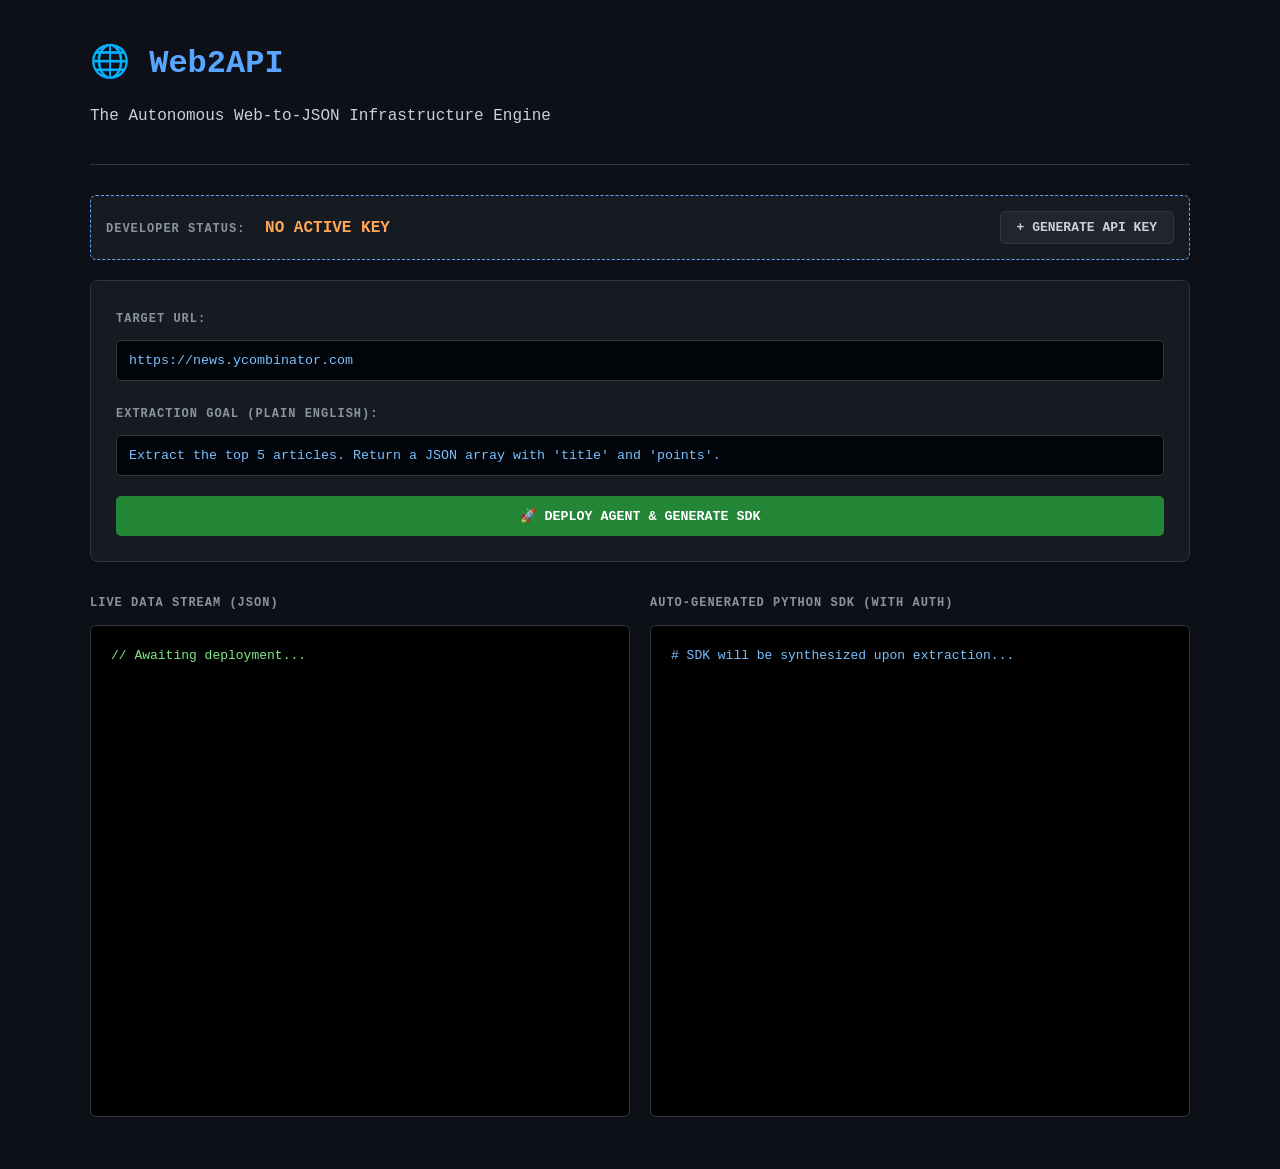
<file: index.html>
<!DOCTYPE html>
<html lang="en">
<head>
    <meta charset="UTF-8">
    <title>Web2API | Developer Portal</title>
    <style>
        body { font-family: 'Courier New', monospace; background-color: #0d1117; color: #c9d1d9; padding: 2rem; line-height: 1.5; }
        .container { max-width: 1100px; margin: auto; }
        .header-section { border-bottom: 1px solid #30363d; padding-bottom: 20px; margin-bottom: 30px; }
        h1 { color: #58a6ff; margin: 0; }
        .key-banner { background: #161b22; padding: 15px; border-radius: 6px; border: 1px dashed #58a6ff; margin: 20px 0; display: flex; justify-content: space-between; align-items: center; }
        input { width: 100%; padding: 12px; margin: 10px 0 20px 0; background: #010409; color: #79c0ff; border: 1px solid #30363d; border-radius: 5px; box-sizing: border-box; font-family: monospace; }
        button { background-color: #238636; color: white; padding: 12px 24px; border: none; border-radius: 5px; cursor: pointer; font-weight: bold; font-family: monospace; }
        button:hover { background-color: #2ea043; }
        button:disabled { background-color: #21262d; color: #8b949e; cursor: not-allowed; }
        .secondary-btn { background-color: #21262d; border: 1px solid #30363d; padding: 8px 16px; font-size: 13px; color: #c9d1d9; }
        .grid { display: grid; grid-template-columns: 1fr 1fr; gap: 20px; margin-top: 20px; }
        pre { background: #000; padding: 20px; border-radius: 6px; overflow-x: auto; border: 1px solid #30363d; height: 450px; font-size: 13px; }
        .json-color { color: #7ee787; }
        .sdk-color { color: #79c0ff; }
        .label-text { font-weight: bold; color: #8b949e; font-size: 12px; letter-spacing: 1px; }
    </style>
</head>
<body>
    <div class="container">
        <div class="header-section">
            <h1>🌐 Web2API</h1>
            <p>The Autonomous Web-to-JSON Infrastructure Engine</p>
        </div>

        <div class="key-banner">
            <div>
                <span class="label-text">DEVELOPER STATUS:</span> 
                <span id="keyDisplay" style="color: #ffa657; margin-left: 10px; font-weight: bold;">NO ACTIVE KEY</span>
            </div>
            <button class="secondary-btn" onclick="generateKey()">+ GENERATE API KEY</button>
        </div>

        <div style="background: #161b22; padding: 25px; border-radius: 8px; border: 1px solid #30363d;">
            <label class="label-text">TARGET URL:</label>
            <input type="text" id="url" value="https://news.ycombinator.com">

            <label class="label-text">EXTRACTION GOAL (PLAIN ENGLISH):</label>
            <input type="text" id="goal" value="Extract the top 5 articles. Return a JSON array with 'title' and 'points'.">

            <button id="extractBtn" onclick="runExtraction()" style="width: 100%;">🚀 DEPLOY AGENT & GENERATE SDK</button>
        </div>

        <div class="grid">
            <div>
                <p class="label-text">LIVE DATA STREAM (JSON)</p>
                <pre id="output" class="json-color">// Awaiting deployment...</pre>
            </div>
            <div>
                <p class="label-text">AUTO-GENERATED PYTHON SDK (WITH AUTH)</p>
                <pre id="sdkOutput" class="sdk-color"># SDK will be synthesized upon extraction...</pre>
            </div>
        </div>
    </div>

    <script>
        let currentApiKey = null;

        function generateKey() {
            currentApiKey = "w2a_live_" + Math.random().toString(36).substring(2, 10);
            document.getElementById('keyDisplay').innerText = currentApiKey.toUpperCase();
            alert("New API Key generated. Your SDK code will now be personalized with this credential.");
        }

        async function runExtraction() {
            const url = document.getElementById('url').value;
            const goal = document.getElementById('goal').value;
            const output = document.getElementById('output');
            const sdkOutput = document.getElementById('sdkOutput');
            const btn = document.getElementById('extractBtn');

            if (!currentApiKey) {
                alert("Please generate an API Key first to authenticate your session.");
                return;
            }

            output.innerText = "// Deploying TinyFish Agent...\n// Bypassing bot detection...\n// Parsing DOM semantics...";
            sdkOutput.innerText = "# Synthesizing SDK with OpenAI Codex...";
            btn.disabled = true;
            btn.innerText = "PROCESSING...";

            try {
                const response = await fetch('/extract', {
                    method: 'POST',
                    headers: { 
                        'Content-Type': 'application/json',
                        'X-API-KEY': currentApiKey
                    },
                    body: JSON.stringify({ url: url, extraction_goal: goal })
                });

                const result = await response.json();
                
                if (result.status === "success") {
                    // Display Code
                    let code = result.auto_generated_sdk.replace(/```python/g, '').replace(/```/g, '').trim();
                    sdkOutput.innerText = code;
                    
                    // Display Data
                    const displayData = {...result};
                    delete displayData.auto_generated_sdk;
                    output.innerText = JSON.stringify(displayData, null, 2);
                } else {
                    output.innerText = "Error: " + result.message;
                }
            } catch (err) {
                output.innerText = "Fatal Error: " + err.message;
            }

            btn.disabled = false;
            btn.innerText = "🚀 DEPLOY AGENT & GENERATE SDK";
        }
    </script>
</body>
</html>
</file>
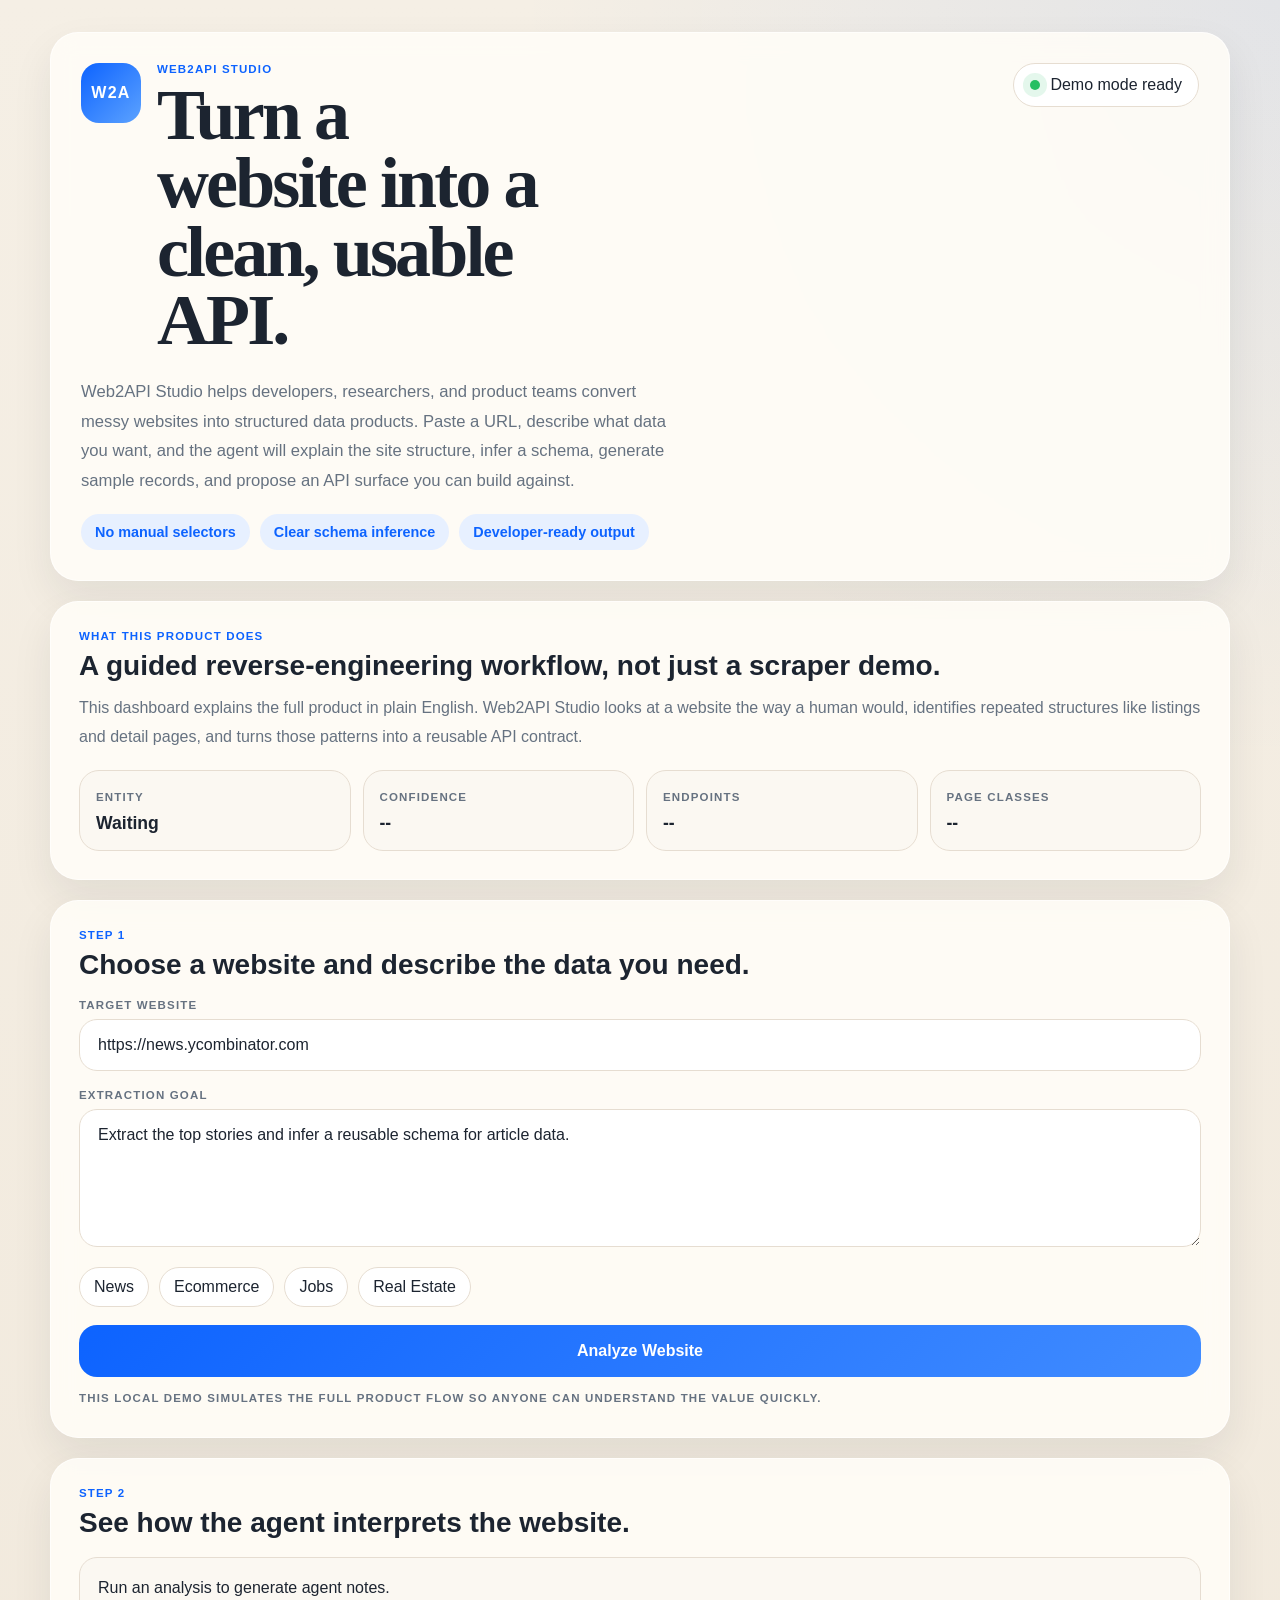
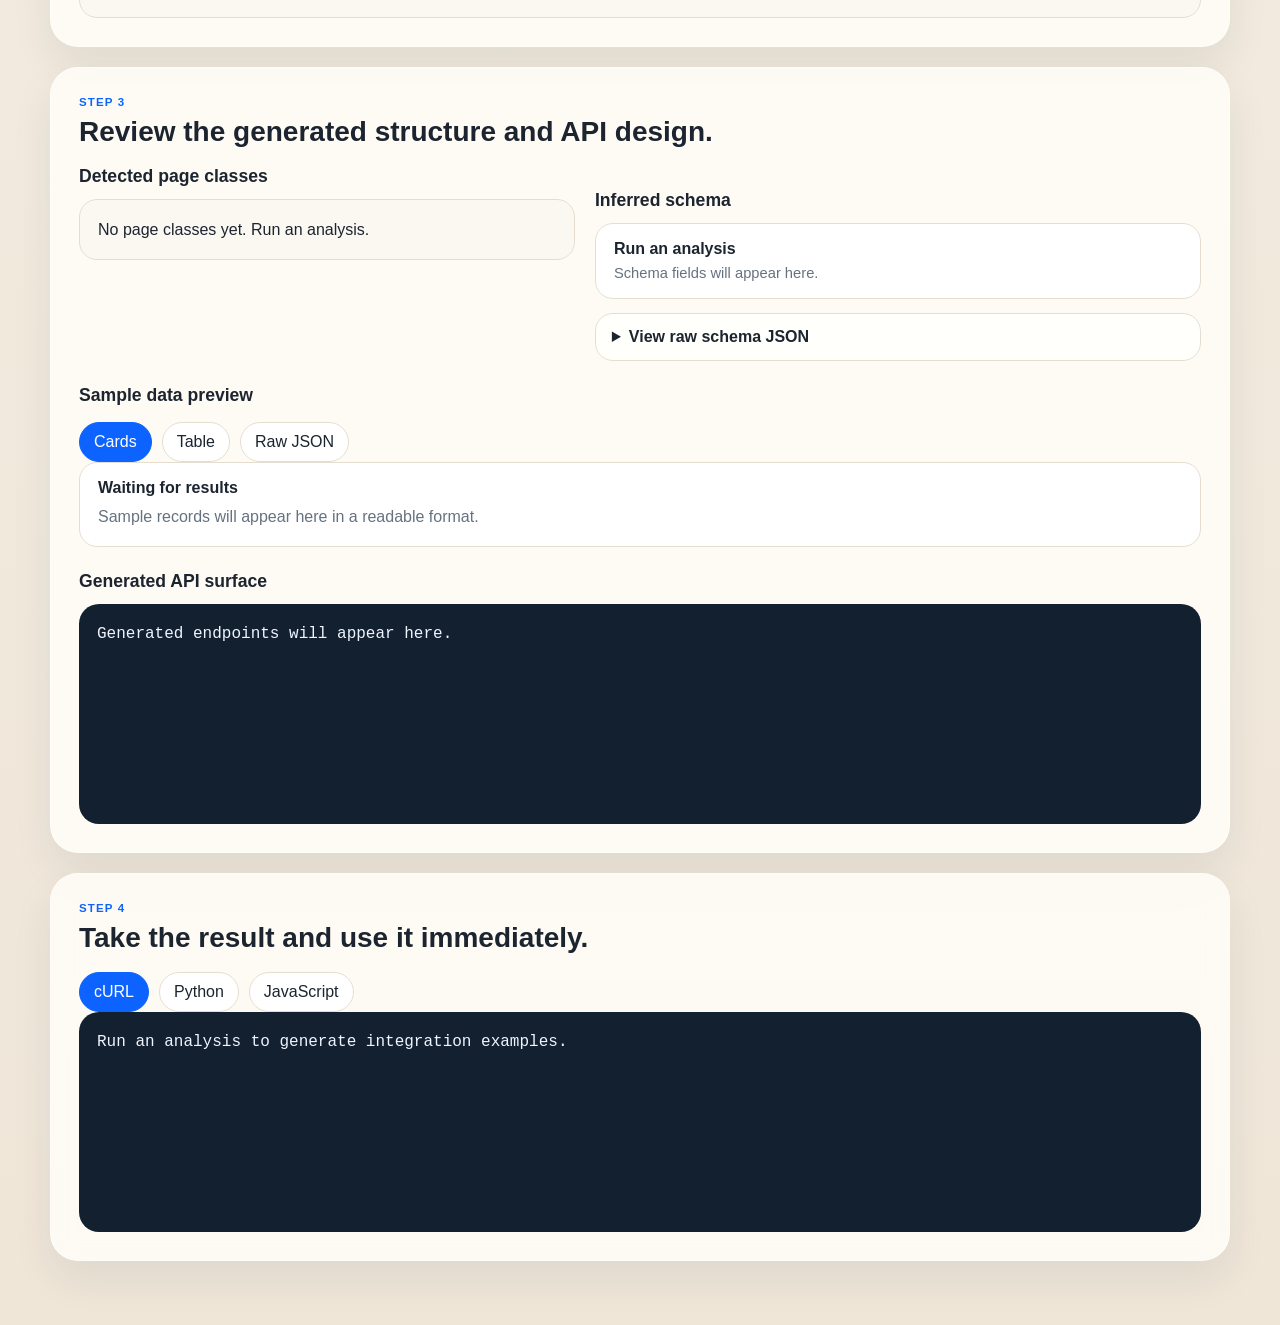
<file: templates/index.html>
<!DOCTYPE html>
<html lang="en">
<head>
    <meta charset="UTF-8">
    <meta name="viewport" content="width=device-width, initial-scale=1.0">
    <title>Web2API Studio</title>
    <link rel="stylesheet" href="/static/styles.css">
</head>
<body>
    <div class="page">
        <header class="hero">
            <div class="hero-top">
                <div class="brand">
                    <div class="brand-mark">W2A</div>
                    <div>
                        <p class="eyebrow">Web2API Studio</p>
                        <h1>Turn a website into a clean, usable API.</h1>
                    </div>
                </div>
                <div class="status-pill">
                    <span class="status-dot"></span>
                    <span id="modeBadge">Demo mode ready</span>
                </div>
            </div>

            <div class="hero-copy">
                <p class="lead">
                    Web2API Studio helps developers, researchers, and product teams convert messy websites into structured data products.
                    Paste a URL, describe what data you want, and the agent will explain the site structure, infer a schema, generate sample
                    records, and propose an API surface you can build against.
                </p>
                <div class="hero-points">
                    <span>No manual selectors</span>
                    <span>Clear schema inference</span>
                    <span>Developer-ready output</span>
                </div>
            </div>
        </header>

        <main class="content">
            <section class="section intro-section">
                <div class="section-intro">
                    <p class="section-label">What this product does</p>
                    <h2>A guided reverse-engineering workflow, not just a scraper demo.</h2>
                    <p id="explanationText" class="section-text">
                        This dashboard explains the full product in plain English. Web2API Studio looks at a website the way a human would,
                        identifies repeated structures like listings and detail pages, and turns those patterns into a reusable API contract.
                    </p>
                </div>

                <div id="summaryCards" class="summary-row">
                    <article class="summary-item">
                        <span class="summary-label">Entity</span>
                        <strong>Waiting</strong>
                    </article>
                    <article class="summary-item">
                        <span class="summary-label">Confidence</span>
                        <strong>--</strong>
                    </article>
                    <article class="summary-item">
                        <span class="summary-label">Endpoints</span>
                        <strong>--</strong>
                    </article>
                    <article class="summary-item">
                        <span class="summary-label">Page classes</span>
                        <strong>--</strong>
                    </article>
                </div>
            </section>

            <section class="section analyzer-section">
                <div class="section-intro">
                    <p class="section-label">Step 1</p>
                    <h2>Choose a website and describe the data you need.</h2>
                </div>

                <label for="url">Target website</label>
                <input id="url" type="url" value="https://news.ycombinator.com">

                <label for="goal">Extraction goal</label>
                <textarea id="goal" rows="5">Extract the top stories and infer a reusable schema for article data.</textarea>

                <div class="preset-row">
                    <button class="preset" data-url="https://news.ycombinator.com" data-goal="Extract the top stories and infer a reusable schema for article data.">News</button>
                    <button class="preset" data-url="https://example-store.com" data-goal="Map product pages, infer product schema, and generate list/detail endpoints.">Ecommerce</button>
                    <button class="preset" data-url="https://example-jobs.com" data-goal="Infer job listing schema and generate a searchable jobs API.">Jobs</button>
                    <button class="preset" data-url="https://example-homes.com" data-goal="Infer property listing data and produce a real-estate search API surface.">Real Estate</button>
                </div>

                <button id="analyzeBtn" class="primary-button">Analyze Website</button>
                <p class="microcopy">This local demo simulates the full product flow so anyone can understand the value quickly.</p>
            </section>

            <section class="section notes-section">
                <div class="section-intro">
                    <p class="section-label">Step 2</p>
                    <h2>See how the agent interprets the website.</h2>
                </div>
                <div id="agentNotes" class="stack-list">
                    <div class="stack-card">Run an analysis to generate agent notes.</div>
                </div>
            </section>

            <section class="section results-section">
                <div class="section-intro">
                    <p class="section-label">Step 3</p>
                    <h2>Review the generated structure and API design.</h2>
                </div>

                <div class="results-layout">
                    <div class="result-block">
                        <h3>Detected page classes</h3>
                        <div id="siteMap" class="stack-list">
                            <div class="stack-card">No page classes yet. Run an analysis.</div>
                        </div>
                    </div>

                    <div class="result-block">
                        <h3>Inferred schema</h3>
                        <div id="schemaCards" class="schema-grid">
                            <div class="field-card">
                                <strong>Run an analysis</strong>
                                <span>Schema fields will appear here.</span>
                            </div>
                        </div>
                        <details class="raw-panel">
                            <summary>View raw schema JSON</summary>
                            <pre id="schemaOutput">Run an analysis to generate an inferred schema.</pre>
                        </details>
                    </div>
                </div>

                <div class="result-block">
                    <h3>Sample data preview</h3>
                    <div class="view-toggle">
                        <button class="view-button active" data-view="cardsView">Cards</button>
                        <button class="view-button" data-view="tableView">Table</button>
                        <button class="view-button" data-view="rawView">Raw JSON</button>
                    </div>
                    <div id="cardsView" class="sample-grid">
                        <div class="sample-card">
                            <strong>Waiting for results</strong>
                            <p>Sample records will appear here in a readable format.</p>
                        </div>
                    </div>
                    <div id="tableView" class="table-shell hidden">
                        <table>
                            <thead id="sampleTableHead"></thead>
                            <tbody id="sampleTableBody"></tbody>
                        </table>
                    </div>
                    <pre id="rawView" class="hidden">Structured results will appear here.</pre>
                </div>

                <div class="result-block">
                    <h3>Generated API surface</h3>
                    <pre id="apiOutput">Generated endpoints will appear here.</pre>
                </div>
            </section>

            <section class="section developer-section">
                <div class="section-intro">
                    <p class="section-label">Step 4</p>
                    <h2>Take the result and use it immediately.</h2>
                </div>

                <div class="code-tabs">
                    <button class="tab-button active" data-target="curlExample">cURL</button>
                    <button class="tab-button" data-target="pythonExample">Python</button>
                    <button class="tab-button" data-target="jsExample">JavaScript</button>
                </div>

                <pre id="curlExample" class="code-example active">Run an analysis to generate integration examples.</pre>
                <pre id="pythonExample" class="code-example">Run an analysis to generate integration examples.</pre>
                <pre id="jsExample" class="code-example">Run an analysis to generate integration examples.</pre>
            </section>
        </main>
    </div>

    <script src="/static/app.js"></script>
</body>
</html>
</file>
<file: static/styles.css>
:root {
    --bg: #f5efe5;
    --bg-soft: #fbf8f2;
    --panel: #fffdf8;
    --ink: #1c2430;
    --muted: #667281;
    --line: #e6ddd1;
    --accent: #0d63ff;
    --accent-soft: #e7f0ff;
    --shadow: 0 18px 40px rgba(31, 40, 52, 0.08);
    --dark: #132030;
}

* {
    box-sizing: border-box;
}

html {
    scroll-behavior: smooth;
}

body {
    margin: 0;
    font-family: "Avenir Next", "Segoe UI", sans-serif;
    color: var(--ink);
    background:
        radial-gradient(circle at top right, rgba(13, 99, 255, 0.08), transparent 24%),
        linear-gradient(180deg, var(--bg) 0%, #efe6d8 100%);
}

.page {
    max-width: 1220px;
    margin: 0 auto;
    padding: 32px 20px 64px;
}

.hero,
.section {
    background: rgba(255, 253, 248, 0.88);
    border: 1px solid rgba(255, 255, 255, 0.7);
    border-radius: 28px;
    box-shadow: var(--shadow);
    backdrop-filter: blur(12px);
}

.hero {
    padding: 30px;
    margin-bottom: 20px;
}

.hero-top {
    display: flex;
    justify-content: space-between;
    align-items: flex-start;
    gap: 20px;
}

.brand {
    display: grid;
    grid-template-columns: 60px 1fr;
    gap: 16px;
    align-items: start;
}

.brand-mark {
    width: 60px;
    height: 60px;
    border-radius: 18px;
    display: grid;
    place-items: center;
    background: linear-gradient(135deg, var(--accent), #5ca2ff);
    color: white;
    font-weight: 800;
    letter-spacing: 0.08em;
}

.eyebrow,
.section-label,
.summary-label,
label,
.microcopy {
    margin: 0;
    text-transform: uppercase;
    letter-spacing: 0.1em;
    font-size: 0.72rem;
    font-weight: 700;
}

.eyebrow,
.section-label {
    color: var(--accent);
}

h1 {
    margin: 6px 0 0;
    font-family: Georgia, "Times New Roman", serif;
    font-size: clamp(2.5rem, 6vw, 4.5rem);
    line-height: 0.95;
    letter-spacing: -0.04em;
    max-width: 11ch;
}

.lead {
    margin: 22px 0 0;
    color: var(--muted);
    line-height: 1.8;
    font-size: 1.04rem;
    max-width: 64ch;
}

.hero-points {
    display: flex;
    flex-wrap: wrap;
    gap: 10px;
    margin-top: 18px;
}

.hero-points span,
.status-pill {
    border-radius: 999px;
}

.hero-points span {
    background: var(--accent-soft);
    color: var(--accent);
    padding: 10px 14px;
    font-weight: 700;
    font-size: 0.9rem;
}

.status-pill {
    display: inline-flex;
    align-items: center;
    gap: 10px;
    padding: 12px 16px;
    background: white;
    border: 1px solid var(--line);
    white-space: nowrap;
}

.status-dot {
    width: 10px;
    height: 10px;
    border-radius: 50%;
    background: #26bf63;
    box-shadow: 0 0 0 7px rgba(38, 191, 99, 0.12);
}

.content {
    display: grid;
    gap: 20px;
}

.results-layout {
    display: grid;
    grid-template-columns: 0.9fr 1.1fr;
    gap: 20px;
}

.section {
    padding: 28px;
}

.section-intro {
    margin-bottom: 18px;
}

.section h2 {
    margin: 8px 0 0;
    font-size: 1.75rem;
}

.section-text {
    margin: 12px 0 0;
    color: var(--muted);
    line-height: 1.8;
}

.summary-row {
    display: grid;
    grid-template-columns: repeat(4, minmax(0, 1fr));
    gap: 12px;
}

.summary-item {
    padding: 16px;
    border: 1px solid var(--line);
    border-radius: 20px;
    background: var(--bg-soft);
}

.summary-item strong {
    display: block;
    margin-top: 8px;
    font-size: 1.1rem;
}

.summary-label,
label,
.microcopy {
    color: var(--muted);
}

label {
    display: block;
    margin: 18px 0 8px;
}

input,
textarea,
button {
    font: inherit;
}

input,
textarea {
    width: 100%;
    padding: 16px 18px;
    border-radius: 18px;
    border: 1px solid var(--line);
    background: white;
    color: var(--ink);
    outline: none;
    transition: border-color 160ms ease, box-shadow 160ms ease;
}

input:focus,
textarea:focus {
    border-color: rgba(13, 99, 255, 0.45);
    box-shadow: 0 0 0 4px rgba(13, 99, 255, 0.08);
}

textarea {
    resize: vertical;
    min-height: 138px;
}

.preset-row,
.code-tabs,
.view-toggle {
    display: flex;
    flex-wrap: wrap;
    gap: 10px;
    margin-top: 16px;
}

.preset,
.tab-button,
.view-button {
    border: 1px solid var(--line);
    background: white;
    color: var(--ink);
    border-radius: 999px;
    padding: 10px 14px;
    cursor: pointer;
}

.tab-button.active,
.view-button.active,
.preset:hover,
.tab-button:hover,
.view-button:hover {
    background: var(--accent);
    color: white;
    border-color: var(--accent);
}

.primary-button {
    width: 100%;
    margin-top: 18px;
    border: none;
    border-radius: 18px;
    padding: 17px 18px;
    background: linear-gradient(135deg, var(--accent), #418cff);
    color: white;
    font-weight: 700;
    cursor: pointer;
}

.primary-button:disabled {
    opacity: 0.75;
    cursor: wait;
}

.microcopy {
    margin: 12px 0 0;
    line-height: 1.7;
}

.stack-list {
    display: grid;
    gap: 12px;
}

.stack-card {
    padding: 16px 18px;
    border: 1px solid var(--line);
    border-radius: 18px;
    background: var(--bg-soft);
    line-height: 1.7;
}

.schema-grid,
.sample-grid {
    display: grid;
    gap: 12px;
    margin-bottom: 14px;
}

.schema-grid {
    grid-template-columns: repeat(auto-fit, minmax(180px, 1fr));
}

.sample-grid {
    grid-template-columns: repeat(auto-fit, minmax(260px, 1fr));
}

.field-card,
.sample-card {
    padding: 16px 18px;
    border: 1px solid var(--line);
    border-radius: 18px;
    background: white;
}

.field-card strong,
.sample-card strong {
    display: block;
    margin-bottom: 6px;
    font-size: 1rem;
}

.field-card span {
    color: var(--muted);
    font-size: 0.92rem;
}

.sample-card p {
    margin: 0;
    color: var(--muted);
    line-height: 1.7;
}

.sample-meta {
    display: flex;
    flex-wrap: wrap;
    gap: 8px;
    margin-top: 10px;
}

.sample-meta span {
    padding: 6px 10px;
    border-radius: 999px;
    background: var(--accent-soft);
    color: var(--accent);
    font-size: 0.78rem;
    font-weight: 700;
}

.table-shell {
    margin-top: 14px;
    border: 1px solid var(--line);
    border-radius: 20px;
    overflow: auto;
    background: white;
}

table {
    width: 100%;
    border-collapse: collapse;
    min-width: 720px;
}

thead {
    background: var(--bg-soft);
}

th,
td {
    text-align: left;
    padding: 14px 16px;
    border-bottom: 1px solid var(--line);
    vertical-align: top;
    font-size: 0.95rem;
}

th {
    font-size: 0.78rem;
    text-transform: uppercase;
    letter-spacing: 0.08em;
    color: var(--muted);
}

td {
    color: var(--ink);
    line-height: 1.6;
    overflow-wrap: anywhere;
}

.raw-panel {
    margin-top: 14px;
    border: 1px solid var(--line);
    border-radius: 18px;
    background: rgba(255, 255, 255, 0.72);
    overflow: hidden;
}

.raw-panel summary {
    padding: 14px 16px;
    cursor: pointer;
    font-weight: 700;
}

.hidden {
    display: none;
}

.result-block {
    margin-top: 24px;
}

.result-block:first-of-type {
    margin-top: 0;
}

.result-block h3 {
    margin: 0 0 12px;
    font-size: 1.1rem;
}

pre {
    margin: 0;
    padding: 18px;
    border-radius: 20px;
    background: var(--dark);
    color: #eef5ff;
    min-height: 220px;
    overflow: auto;
    white-space: pre-wrap;
    word-break: break-word;
    overflow-wrap: anywhere;
    font-family: "SFMono-Regular", "Menlo", monospace;
    line-height: 1.6;
}

.code-example {
    display: none;
}

.code-example.active {
    display: block;
}

@media (max-width: 760px) {
    .hero,
    .section {
        padding: 20px;
        border-radius: 22px;
    }

    .hero-top {
        flex-direction: column;
    }

    .brand {
        grid-template-columns: 52px 1fr;
    }

    .brand-mark {
        width: 52px;
        height: 52px;
    }

    .summary-row {
        grid-template-columns: 1fr 1fr;
    }

    .results-layout {
        grid-template-columns: 1fr;
    }
}

@media (max-width: 520px) {
    .page {
        padding: 18px 14px 40px;
    }

    .summary-row {
        grid-template-columns: 1fr;
    }
}
</file>
